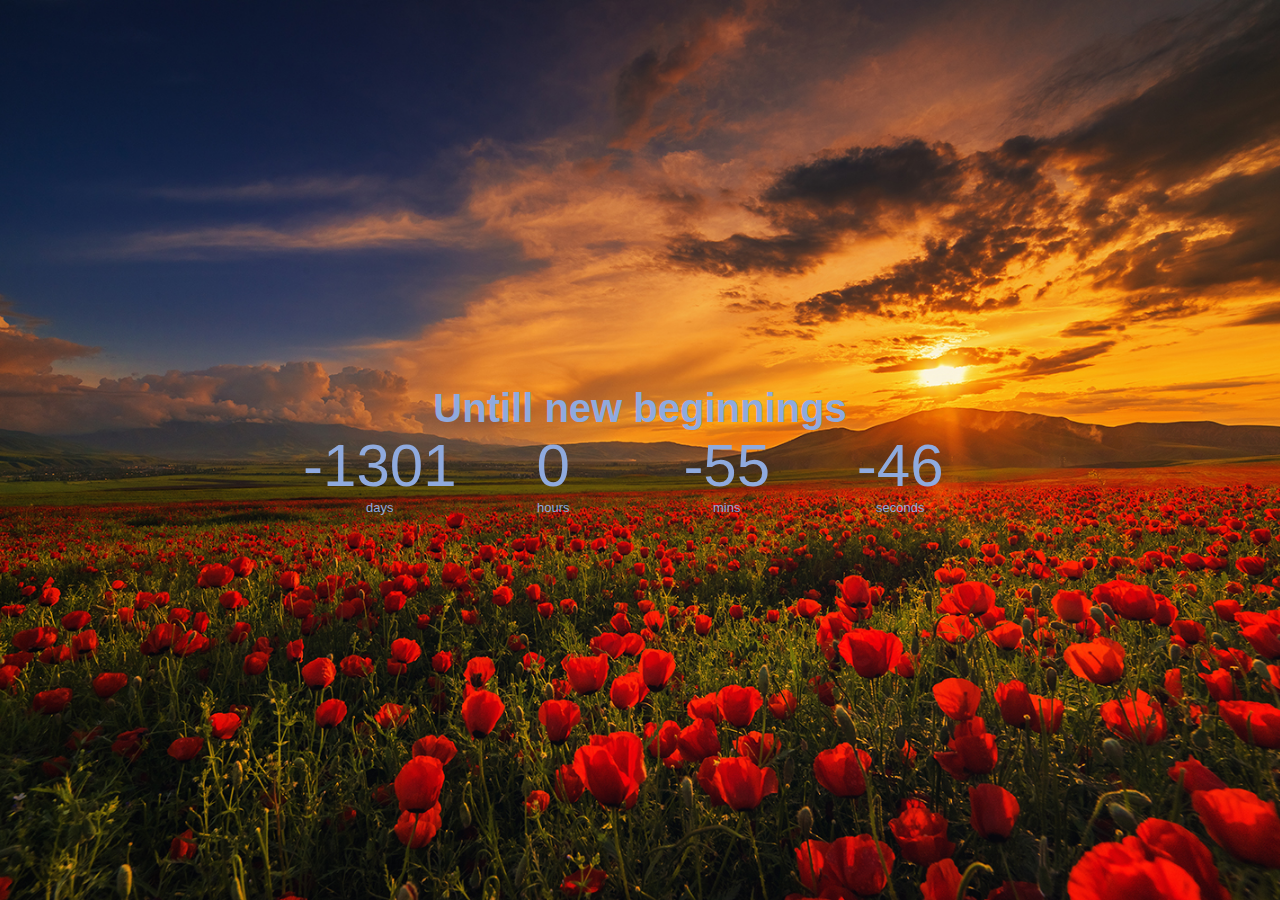
<file: CountDown_Time/index.html>
<!DOCTYPE html>
<html lang="en">

<head>
    <meta charset="UTF-8">
    <meta http-equiv="X-UA-Compatible" content="IE=edge">
    <meta name="viewport" content="width=device-width, initial-scale=1.0">
    <title>Countdown Timer</title>
    <link rel="stylesheet" href="./style.css">
</head>

<body>

    <h1>Untill new beginnings</h1>

    <div class="countdown-container">
        <div class="days-c box">
            <p class="big-text" id="days">0</p>
            <span>days</span>
        </div>
        <div class="hours-c box">
            <p class="big-text" id="hours">0</p>
            <span>hours</span>
        </div>
        <div class="minutes-c box">
            <p class="big-text" id="minutes">0</p>
            <span>mins</span>
        </div>
        <div class="seconds-c box">
            <p class="big-text" id="seconds">0</p>
            <span>seconds</span>
        </div>
    </div>












    <script src="./app.js"></script>
</body>

</html>
</file>
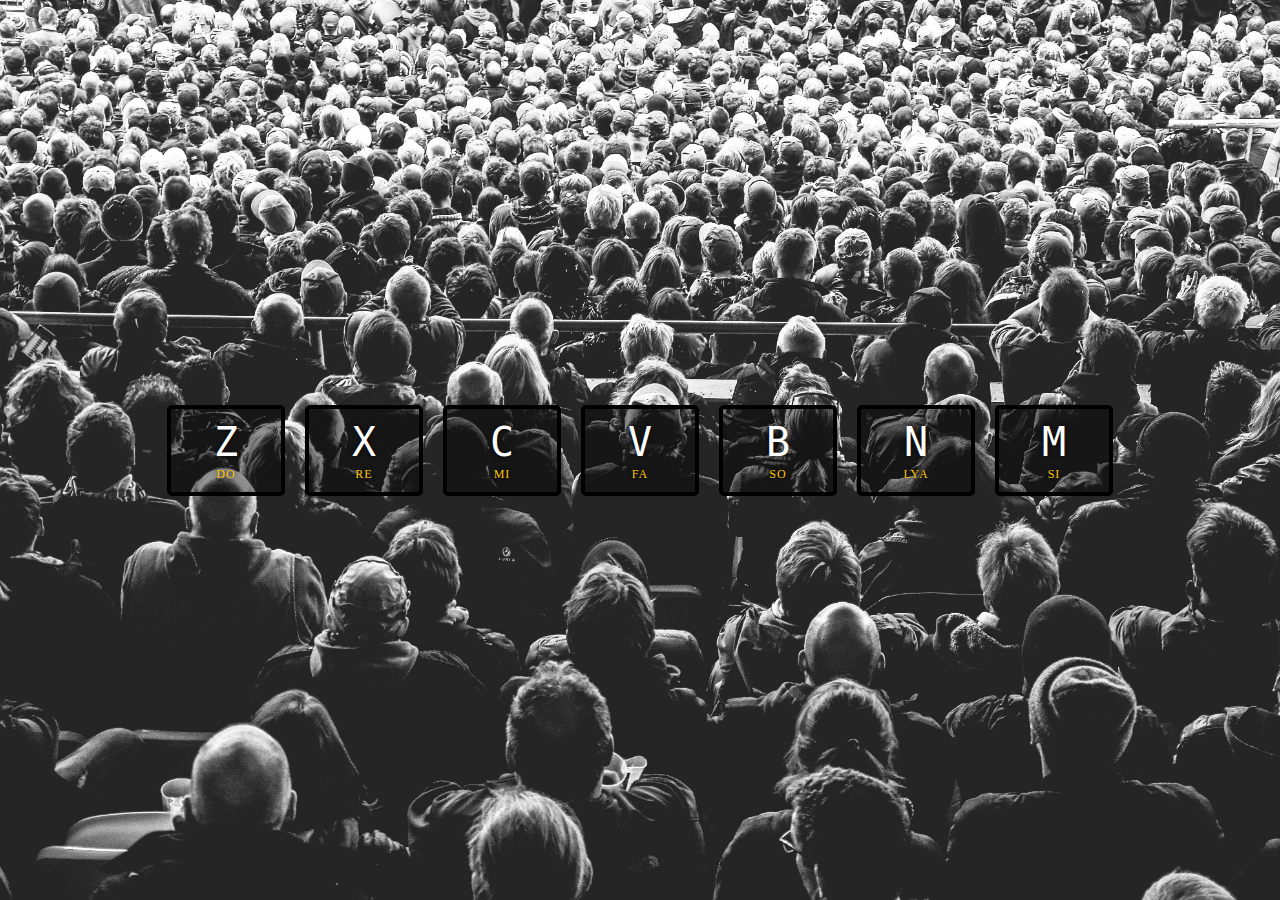
<file: Drum_Kit/index.html>
<!DOCTYPE html>
<html lang="en">

<head>
    <meta charset="UTF-8">
    <meta http-equiv="X-UA-Compatible" content="IE=edge">
    <meta name="viewport" content="width=device-width, initial-scale=1.0">
    <title>Document</title>
    <link rel="stylesheet" href="style.css">
</head>

<body>

    <div class="keys">
        <div class="key" data-key="90">
            <kbd>Z</kbd>
            <span class="sound">DO</span>
        </div>
        <div class="key" data-key="88">
            <kbd>X</kbd>
            <span class="sound">RE</span>
        </div>
        <div class="key" data-key="67">
            <kbd>C</kbd>
            <span class="sound">MI</span>
        </div>
        <div class="key" data-key="86">
            <kbd>V</kbd>
            <span class="sound">FA</span>
        </div>
        <div class="key" data-key="66">
            <kbd>B</kbd>
            <span class="sound">SO</span>
        </div>
        <div class="key" data-key="78">
            <kbd>N</kbd>
            <span class="sound">LYA</span>
        </div>
        <div class="key" data-key="77">
            <kbd>M</kbd>
            <span class="sound">SI</span>
        </div>
        
    </div>

    <audio src="sounds/do.mp3" data-key="90"></audio>
    <audio src="sounds/re.mp3" data-key="88"></audio>
    <audio src="sounds/mi.mp3" data-key="67"></audio>
    <audio src="sounds/fa.mp3" data-key="86"></audio>
    <audio src="sounds/sol.mp3" data-key="66"></audio>
    <audio src="sounds/lja.mp3" data-key="78"></audio>
    <audio src="sounds/si.mp3" data-key="77"></audio>



    <script>
        function playSound(e) {
            const audio = document.querySelector(`audio[data-key="${e.keyCode}"]`)
            const key = document.querySelector(`.key[data-key="${e.keyCode}"]`)
            if (!audio) return; //stop the function from running all together
            audio.currentTime = 0; //rewind to the start;
            audio.play();
            key.classList.add('playing');

        }

        function removeTransition(e) {
            if (e.propertyName !== 'transform') return // skip it if it is not transform
            this.classList.remove('playing');

        }
        const keys = document.querySelectorAll('.key');
        keys.forEach(key => key.addEventListener('transitionend', removeTransition));

        window.addEventListener('keydown', playSound);
    </script>
</body>

</html>
</file>
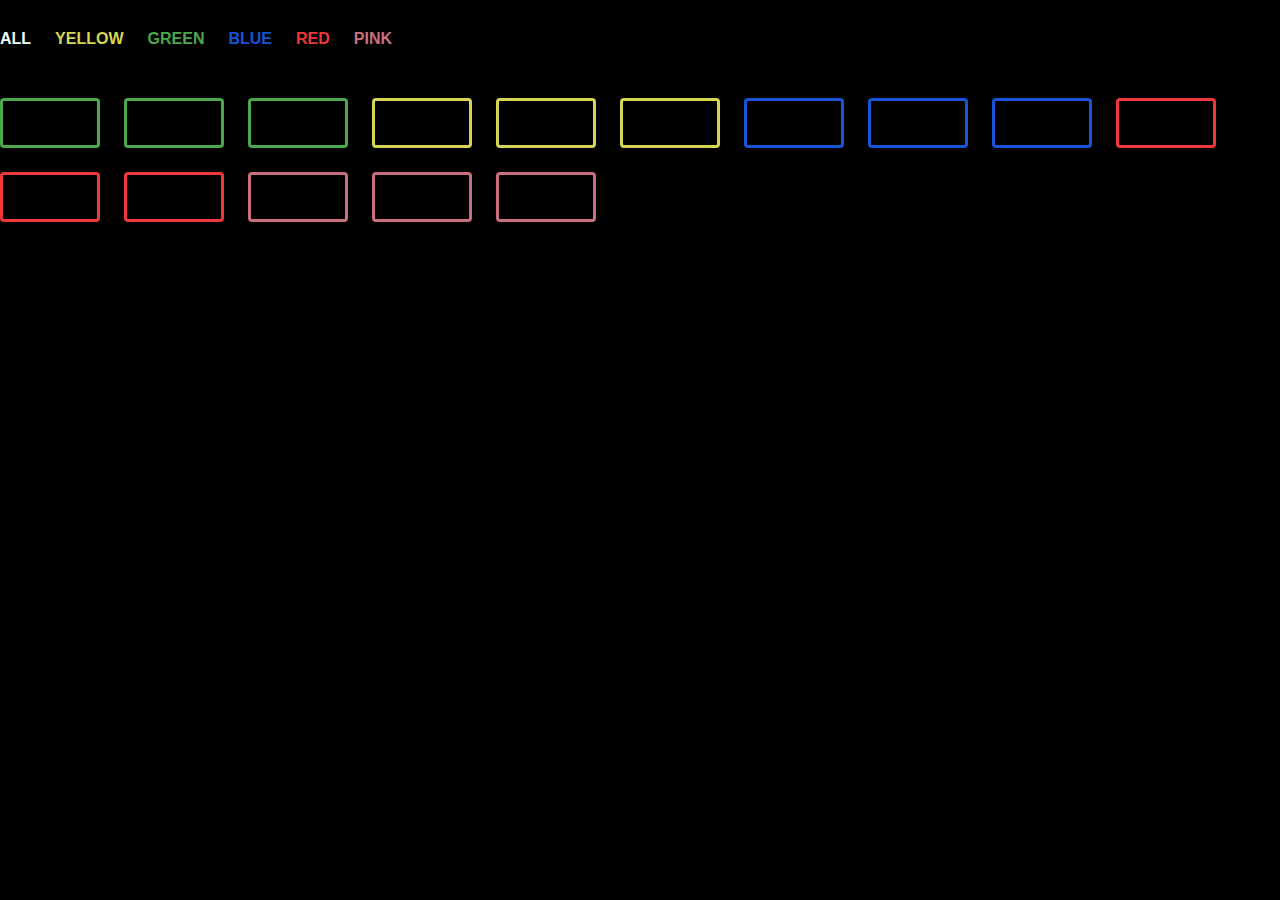
<file: Filter/index.html>
<!DOCTYPE html>
<html lang="en">

<head>
   <meta charset="UTF-8">
   <meta http-equiv="X-UA-Compatible" content="IE=edge">
   <meta name="viewport" content="width=device-width, initial-scale=1.0">
   <link rel="stylesheet" href="style.css">
   <title>Document</title>
</head>

<body>

   <div class="container">
      <nav>
         <ul>
            <li data-color="all" class="all">all</li>
            <li data-color="yellow" class="text-yellow">yellow</li>
            <li data-color="green" class="text-green">green</li>
            <li data-color="blue" class="text-blue">blue</li>
            <li data-color="red" class="text-red">red</li>
            <li data-color="pink" class="text-pink">pink</li>
         </ul>
      </nav>
      <div class="block-cover">
         <div class="box green"></div>
         <div class="box green"></div>
         <div class="box green"></div>
         <div class="box yellow"></div>
         <div class="box yellow"></div>
         <div class="box yellow"></div>
         <div class="box blue"></div>
         <div class="box blue"></div>
         <div class="box blue"></div>
         <div class="box red"></div>
         <div class="box red"></div>
         <div class="box red"></div>
         <div class="box pink"></div>
         <div class="box pink"></div>
         <div class="box pink"></div>
      </div>
   </div>
   <script src="app.js"></script>
</body>

</html>
</file>
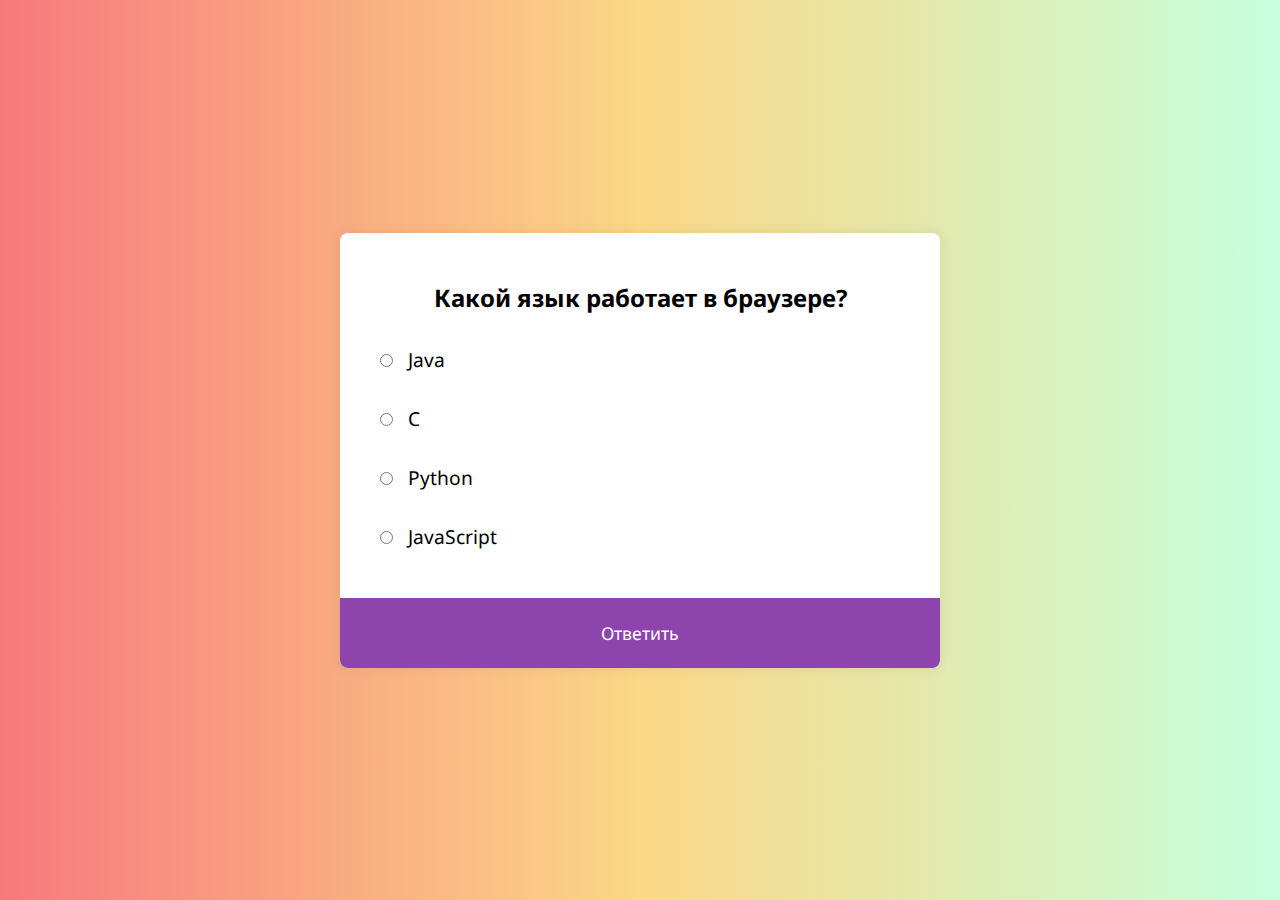
<file: Quiz/index.html>
<!DOCTYPE html>
<html lang="en">
<head>
	<meta charset="UTF-8" />
	<meta http-equiv="X-UA-Compatible" content="IE=edge" />
	<meta name="viewport" content="width=device-width, initial-scale=1.0" />
	<title>Simple Quiz</title>
	<link rel="stylesheet" href="main.css" />
</head>
<body>

	<div class="quiz" id="quiz">

		<div class="quiz-header" id="header">
			<!-- Заголовок вопроса -->
			<h2 class="title">Загружаем вопрос...</h2>

		</div>

		<ul class="quiz-list" id="list"></ul>

		<button class="quiz-submit submit" id="submit">Ответить</button>

	</div>

	<script src="main.js"></script>
</body>
</html>
</file>
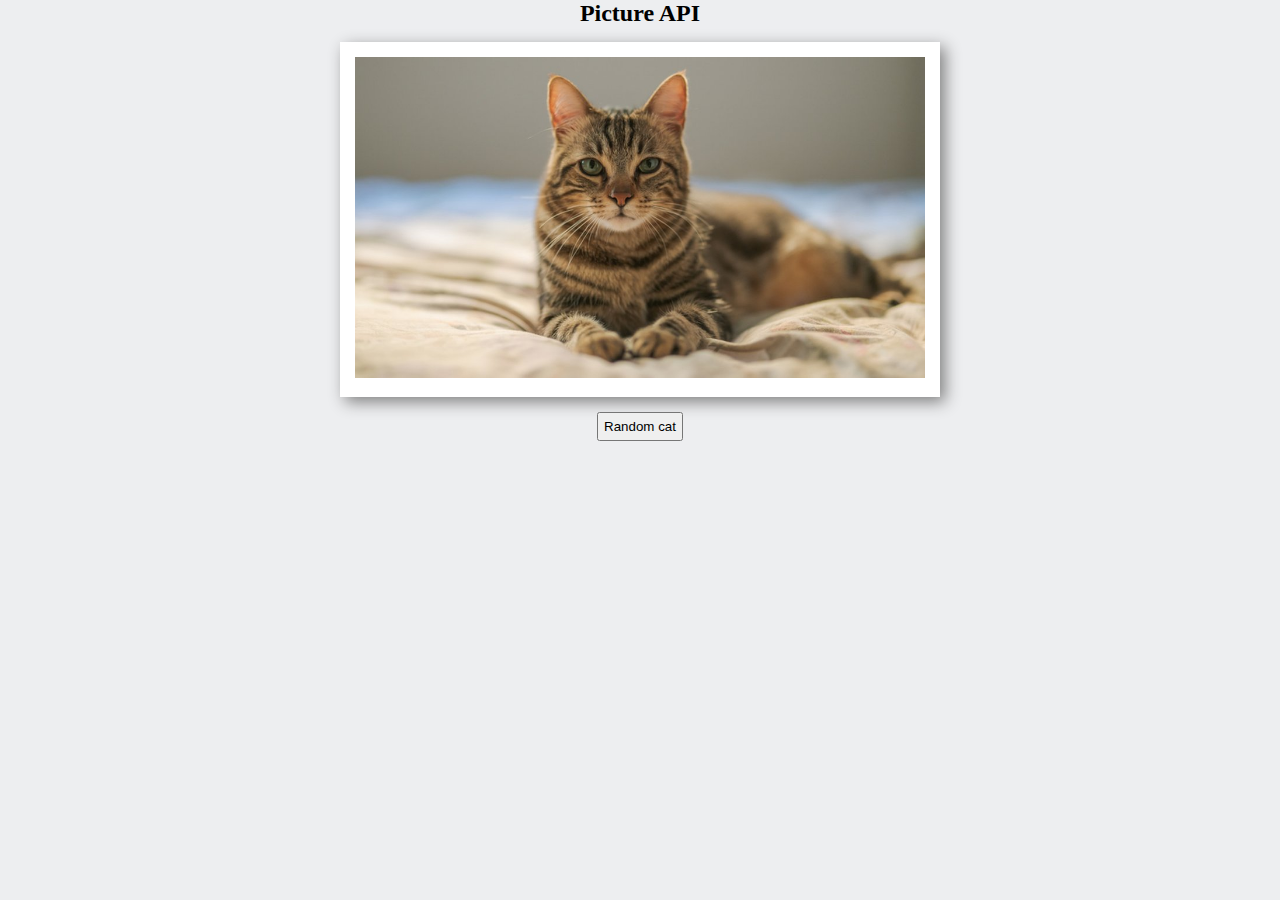
<file: randomPicture/index.html>
<!DOCTYPE html>
<html lang="en">
<head>
  <meta charset="UTF-8">
  <meta http-equiv="X-UA-Compatible" content="IE=edge">
  <meta name="viewport" content="width=device-width, initial-scale=1.0">
  <title>Random Picture</title>
  <link rel="stylesheet" href="style.css">
</head>
<body>

<div class="container">
  <h2>Picture API</h2>
  <div class="card">
    <img class="img" src="./cat-default.jpg" alt="cat">
  </div>
  <button class="btn">Random cat</button>
</div>









  <script src="app.js"></script>
</body>
</html>
</file>
<file: CountDown_Time/style.css>
* {
    margin: 0;
    padding: 0px;
    box-sizing: border-box;

}

html {
    font-size: 10px;
}

body {
    font-family: Arial, Helvetica, sans-serif;
    background-image: url(./bb330b8f9da58e2cf5910f14a962fc55.jpg);
    background-size: cover;
    background-position: center center;
    min-height: 100vh;
    display: flex;
    flex-direction: column;
    align-items: center;
    justify-content: center;
    color:rgb(143, 170, 222);

}

h1 {
    font-size: 4rem;
    font-weight: 700;
}

.countdown-container {
    display: grid;
    grid-template-columns: repeat(4, 1fr);
    gap: 20px;

}
.box{
    text-align: center;
}

.big-text {
    font-size: 6rem;
    font-weight: 500;

}

span {
    font-size: 1.3rem;
}
</file>
<file: Drum_Kit/style.css>
* {
    margin: 0;
    padding: 0;
}

html {
    font-size: 10px;
    background-image: url(./b9r5sEL.jpg);
    background-position: bottom;
    background-size:cover;
}

.keys {
    display: flex;
    min-height: 100vh;
    justify-content: center;
    align-items: center;
}

.key {
    border: 4px solid black;
    border-radius: 5px;
    margin: 1rem;
    font-size: 1.5rem;
    padding: 1rem .5rem;
    transition: all 0.10s;
    width: 100px;
    text-align: center;
    color: white;
    background: rgba(0, 0, 0, 0.4);
    text-shadow: 0 0 5px black;
}

kbd {
    display: block;
    font-size: 40px;
}


.sound {
    font-size: 1.2rem;
    text-transform: uppercase;
    letter-spacing: 1px;
    color: #ffc600;
}

.playing {
    transform: scale(1.1);
    border-color: #ffc600;
    box-shadow: 0 0 10px #ffc600;
}
</file>
<file: Filter/style.css>
* {
   margin: 0;
   padding: 0;
   box-sizing: border-box;
}
html {
   background-color: black;
}
.container {
   width: 1300px;
   margin: 0 auto;
}
nav {
   margin-top: 30px;
   margin-bottom: 50px;
}
li {
   font-family: Arial, Helvetica, sans-serif;
   display: inline-block;
   margin-right: 20px;
   font-size: 16px;
   font-weight: 600;
   text-transform: uppercase;
}

.text-yellow {
   color: rgb(214, 214, 83);
}
.text-green {
   color: rgb(77, 167, 77);
}
.text-blue {
   color: rgb(23, 84, 217);
}
.text-red {
   color: rgb(241, 56, 56);
}
.text-pink {
   color: rgb(200, 112, 126);
}
.box {
   display: inline-block;
   margin-right: 20px;
   margin-bottom: 20px;
   width: 100px;
   height: 50px;
   border-radius: 4px;
}
.green {
   border: 3px solid rgb(77, 167, 77);
}
.yellow {
   border: 3px solid rgb(214, 214, 83);
}

.blue {
   border: 3px solid rgb(23, 84, 217);
}
.pink {
   border: 3px solid rgb(200, 112, 126);
}
.red {
   border: 3px solid rgb(241, 56, 56);
}
.hide {
   opacity: 1;
   animation-name: main;
   animation-duration: 1s;
   animation-fill-mode: forwards;
}
@keyframes main {
   to {
      opacity: 0;
      height: 0;
      width: 0;
      padding: 0;
      margin: 0;
      border: 0;
   }
}
.all {
   color: azure;
}
</file>
<file: Quiz/main.css>
@import url("https://fonts.googleapis.com/css2?family=Noto+Sans:wght@400;700&display=swap");

* {
	box-sizing: border-box;
	margin: 0;
	padding: 0;
	font-size: inherit;
}

body {
	font-family: "Noto Sans", sans-serif;
	font-size: 16px;

	/* https://cssgradient.io/gradient-backgrounds/ */
	background: #c6ffdd;
	background: linear-gradient( to right, #f7797d, #fbd786, #c6ffdd );

	display: flex;
	justify-content: center;
	align-items: center;
	height: 100vh;
}

.quiz {
	position: relative;
	padding: 2rem 2rem calc(2rem + 70px);

	background-color: #fff;
	border-radius: 8px;
	box-shadow: 0 0 10px 2px rgba(100, 100, 100, 0.1);
	width: 600px;
	max-width: 95vw;
	overflow: hidden;
}

.title{
	font-size: 1.5rem;
	padding: 1rem 0;
	text-align: center;
	margin: 0;
}

.summary {
	text-align: center;
	margin: 0.5rem 0 1rem;
	font-size: 1.2rem;
	font-weight: 400;
}

.result {
	text-align: center;
	font-size: 1.2rem;
	font-weight: 700;
}

.quiz-list {
	list-style-type: none;
	padding: 0;
}

.quiz-list li {
	font-size: 1.2rem;
}

.quiz-list label {
	cursor: pointer;
	width: 100%;
    display: block;
	padding: 1rem 0.5rem;
}

.quiz-list label:hover {
	background-color: seashell;
}

.quiz-list label.correct {
	color: rgb(36, 144, 77);
	font-weight: bold;
}

.quiz-list label.disabled {
	cursor: no-drop;
}

.quiz-list label.disabled:hover {
	cursor: no-drop;
	background-color: transparent;
}

.quiz-list label.wrong {
	color: rgb(218, 59, 59);
	font-weight: bold;
}

.quiz-list input[type="radio"] {
	margin-right: 10px;
}

.quiz-submit {
	position: absolute;
	left: 0;
	right: 0;
	bottom: 0;
	height: 70px;
	line-height: 70px;
}

.submit {
	background-color: #8e44ad;
	color: #fff;
	border: none;
	display: block;
	width: 100%;
	cursor: pointer;
	font-size: 1.1rem;
	font-family: inherit;

}

.submit:hover {
	background-color: #732d91;
}

.submit:focus {
	outline: none;
	background-color: #5e3370;
}

.submit.next {
	background-color: #000000;
}

.submit.next:hover {
	background-color: #222222;
}

.submit.next:focus {
	outline: none;
	background-color: #444444;
}

.quiz-list.shake {
	animation: shake 0.82s cubic-bezier(0.36, 0.07, 0.19, 0.97) both;
	transform: translate3d(0, 0, 0);
	backface-visibility: hidden;
	perspective: 1000px;
	color: #94ca00;
}

@keyframes shake {
	10%,
	90% {
		transform: translate3d(-1px, 0, 0);
	}
	20%,
	80% {
		transform: translate3d(2px, 0, 0);
	}
	30%,
	50%,
	70% {
		transform: translate3d(-4px, 0, 0);
	}
	40%,
	60% {
		transform: translate3d(4px, 0, 0);
	}
}
</file>
<file: randomPicture/style.css>
*{
  margin: 0;
  padding: 0;
  box-sizing: border-box;
}
body{
  background-color: #edeef0;
}

.container{
  display: flex;
  justify-content: center;
  flex-direction: column;
  align-items: center;
}
.img{
  width: 100%;
  height: 100%;
}
.card{
  max-width: 600px;
  padding: 15px;
  margin: 15px;
  box-shadow: 5px 5px 15px grey;
  background-color: white;
}

.btn{
  padding: 5px;
}
</file>
